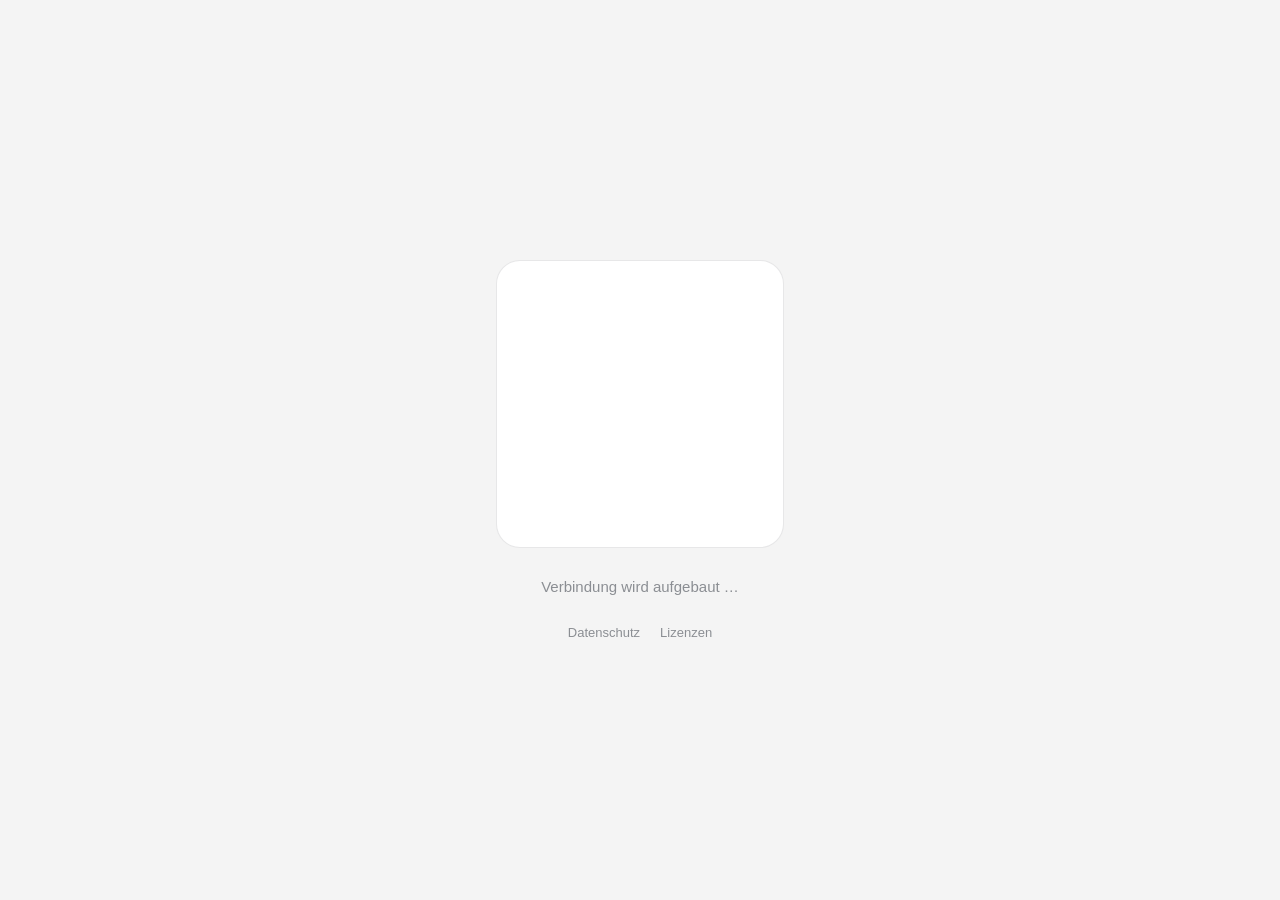
<file: index.html>
<!doctype html>
<html lang="en">
<head>
  <meta charset="utf-8">
  <meta name="viewport" content="width=device-width,initial-scale=1,maximum-scale=1,user-scalable=no">
  <meta name="referrer" content="no-referrer">
  <meta name="robots" content="noindex,nofollow,noarchive">
  <meta name="theme-color" content="#f4f4f4" media="(prefers-color-scheme: light)">
  <meta name="theme-color" content="#0e0f11" media="(prefers-color-scheme: dark)">
  <title>Screen Link</title>
  <link rel="stylesheet" href="connect.css">
</head>
<body>
  <main>
    <div id="qr" aria-label="Scan with Screen Link"></div>
    <div id="state" aria-live="polite"></div>
    <nav class="legal-links" aria-label="Rechtliche Hinweise">
      <a href="privacy.html">Datenschutz</a>
      <a href="licenses.html">Lizenzen</a>
    </nav>
  </main>
  <script src="assets/vendor/peerjs-1.5.5.min.js"></script>
  <script src="assets/vendor/qrcodejs-1.0.0.min.js"></script>
    <script src="connect.js?v=8"></script>
</body>
</html>
</file>
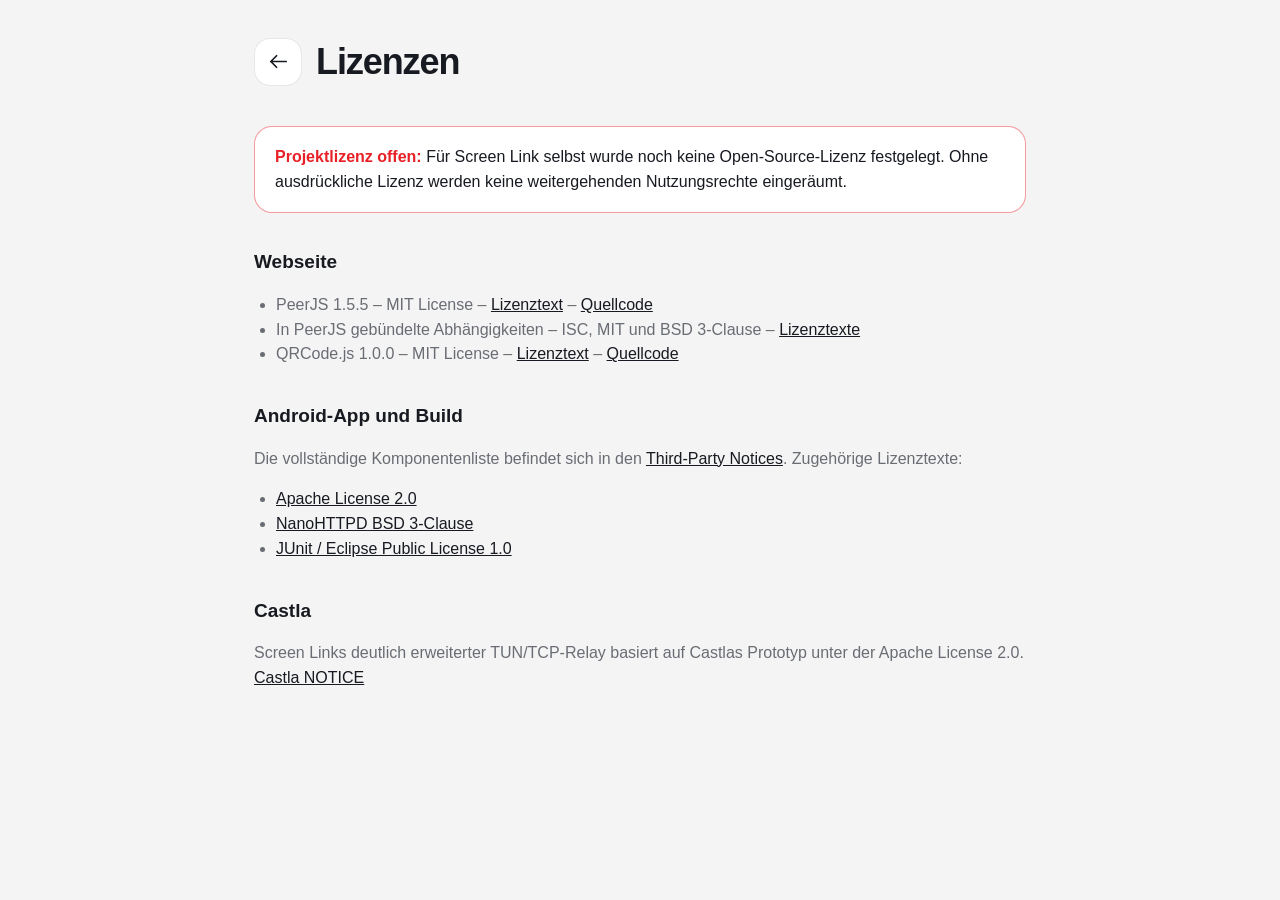
<file: licenses.html>
<!doctype html>
<html lang="de">
<head>
  <meta charset="utf-8">
  <meta name="viewport" content="width=device-width,initial-scale=1">
  <meta name="robots" content="noindex,nofollow,noarchive">
  <title>Lizenzen · Screen Link</title>
  <link rel="stylesheet" href="legal.css">
</head>
<body><main>
  <header><a class="back" href="index.html" aria-label="Zurück"><svg viewBox="0 0 24 24"><path d="m10 6-6 6 6 6M4 12h16"/></svg></a><h1>Lizenzen</h1></header>
  <div class="card warning"><strong>Projektlizenz offen:</strong> Für Screen Link selbst wurde noch keine Open-Source-Lizenz festgelegt. Ohne ausdrückliche Lizenz werden keine weitergehenden Nutzungsrechte eingeräumt.</div>
  <h2>Webseite</h2>
  <ul>
    <li>PeerJS 1.5.5 – MIT License – <a href="licenses/PeerJS-MIT.txt">Lizenztext</a> – <a href="https://github.com/peers/peerjs">Quellcode</a></li>
    <li>In PeerJS gebündelte Abhängigkeiten – ISC, MIT und BSD 3-Clause – <a href="licenses/PeerJS-BUNDLED-DEPENDENCIES.txt">Lizenztexte</a></li>
    <li>QRCode.js 1.0.0 – MIT License – <a href="licenses/QRCodejs-MIT.txt">Lizenztext</a> – <a href="https://github.com/davidshimjs/qrcodejs">Quellcode</a></li>
  </ul>
  <h2>Android-App und Build</h2>
  <p>Die vollständige Komponentenliste befindet sich in den <a href="THIRD_PARTY_NOTICES.md">Third-Party Notices</a>. Zugehörige Lizenztexte:</p>
  <ul>
    <li><a href="licenses/Apache-2.0.txt">Apache License 2.0</a></li>
    <li><a href="licenses/NanoHTTPD-BSD-3-Clause.txt">NanoHTTPD BSD 3-Clause</a></li>
    <li><a href="licenses/JUnit-EPL-1.0.txt">JUnit / Eclipse Public License 1.0</a></li>
  </ul>
  <h2>Castla</h2>
  <p>Screen Links deutlich erweiterter TUN/TCP-Relay basiert auf Castlas Prototyp unter der Apache License 2.0. <a href="licenses/Castla-NOTICE.txt">Castla NOTICE</a></p>
</main></body>
</html>
</file>
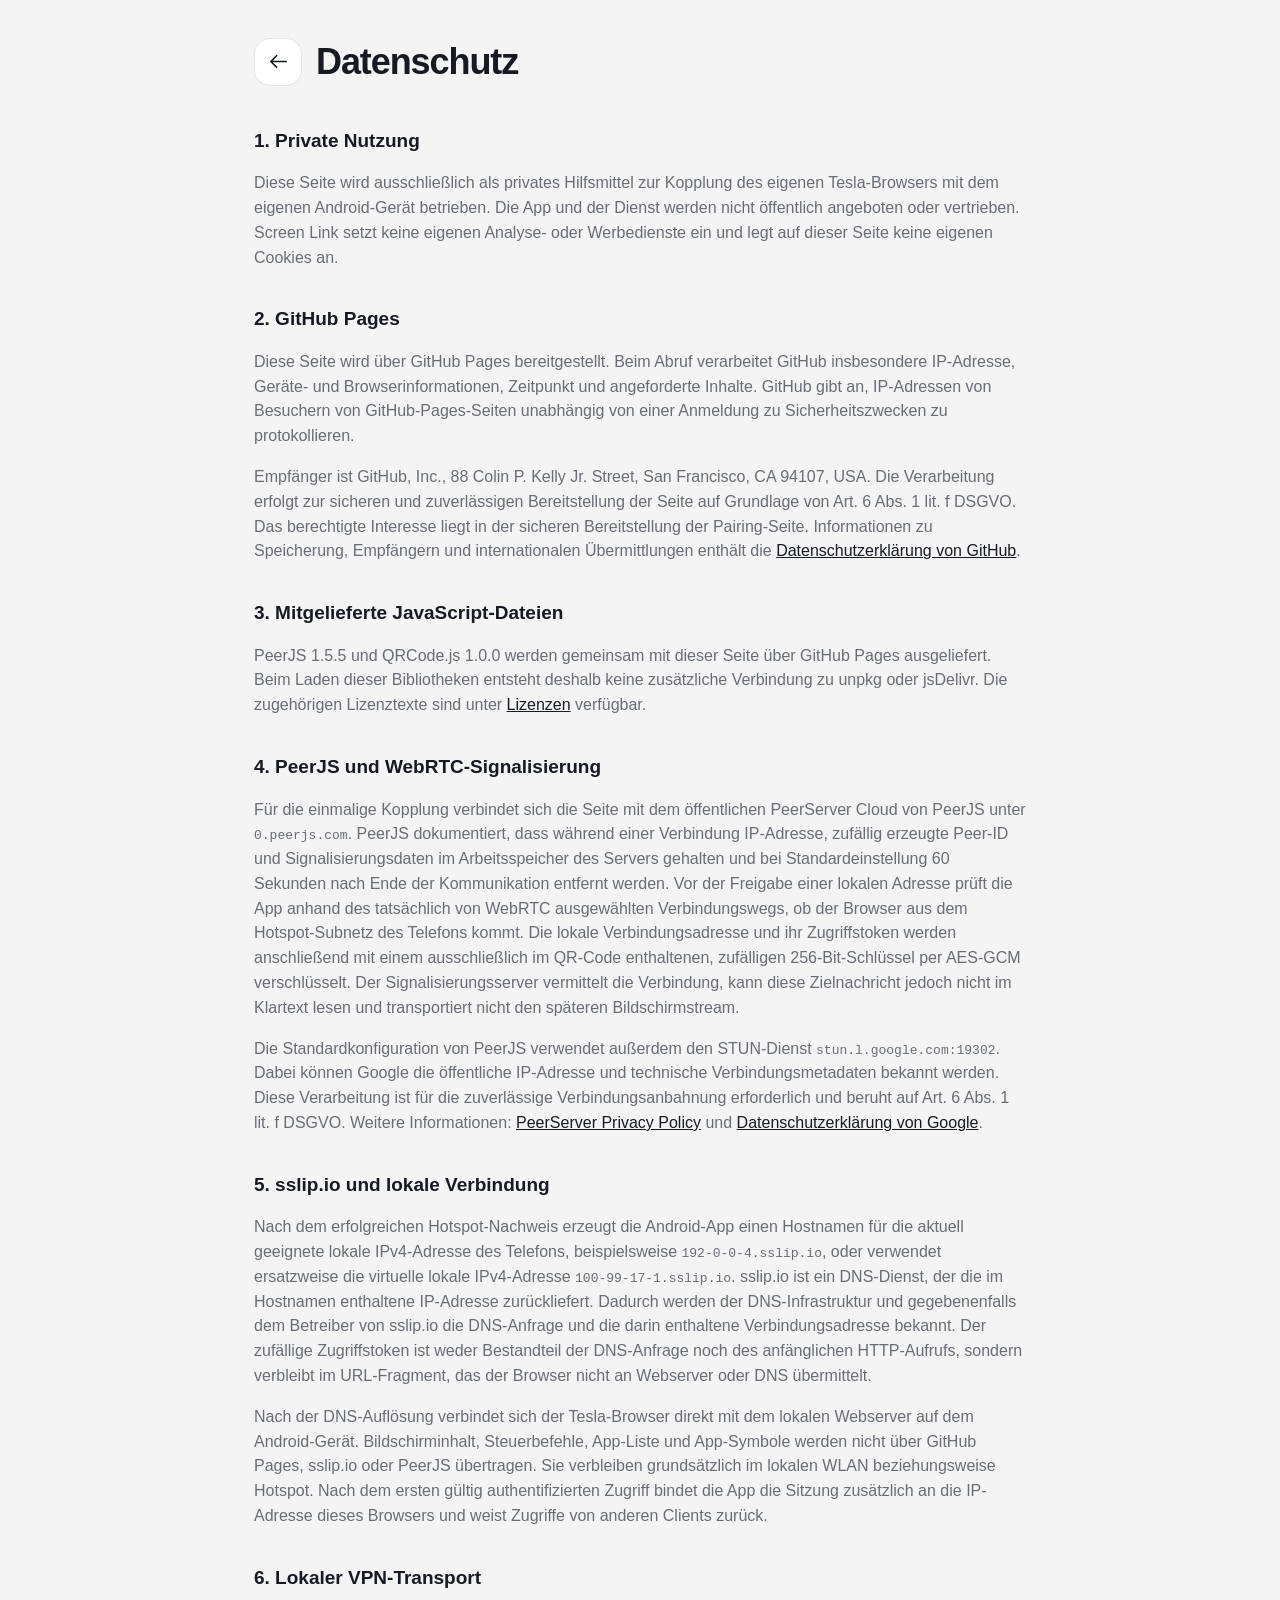
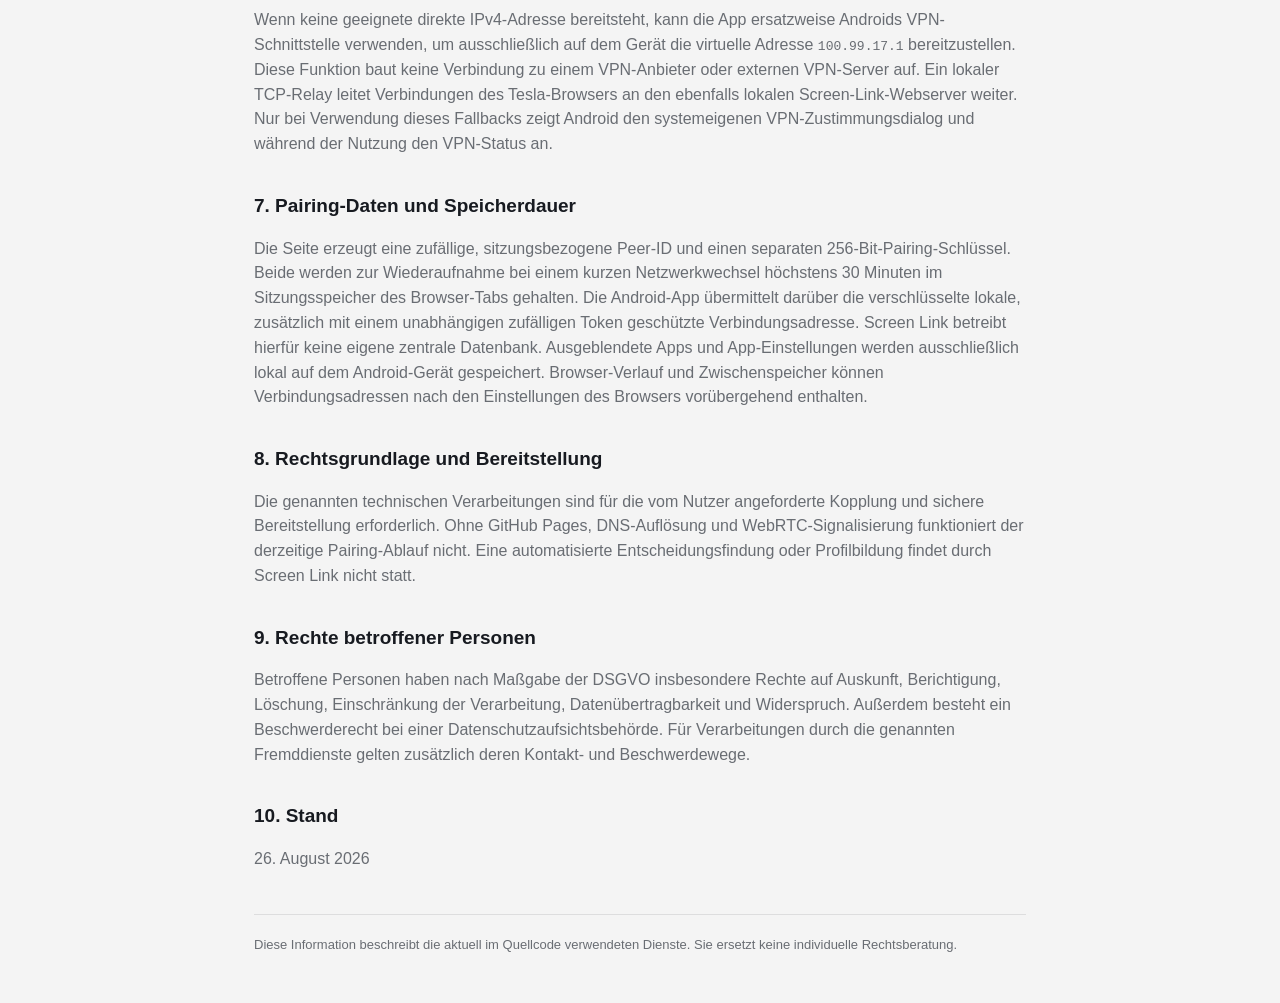
<file: privacy.html>
<!doctype html>
<html lang="de">
<head>
  <meta charset="utf-8">
  <meta name="viewport" content="width=device-width,initial-scale=1">
  <meta name="robots" content="noindex,nofollow,noarchive">
  <meta name="theme-color" content="#f4f4f4" media="(prefers-color-scheme: light)">
  <meta name="theme-color" content="#0e0f11" media="(prefers-color-scheme: dark)">
  <title>Datenschutz · Screen Link</title>
  <link rel="stylesheet" href="legal.css">
</head>
<body><main>
  <header><a class="back" href="index.html" aria-label="Zurück"><svg viewBox="0 0 24 24"><path d="m10 6-6 6 6 6M4 12h16"/></svg></a><h1>Datenschutz</h1></header>

  <h2>1. Private Nutzung</h2>
  <p>Diese Seite wird ausschließlich als privates Hilfsmittel zur Kopplung des eigenen Tesla-Browsers mit dem eigenen Android-Gerät betrieben. Die App und der Dienst werden nicht öffentlich angeboten oder vertrieben. Screen Link setzt keine eigenen Analyse- oder Werbedienste ein und legt auf dieser Seite keine eigenen Cookies an.</p>

  <h2>2. GitHub Pages</h2>
  <p>Diese Seite wird über GitHub Pages bereitgestellt. Beim Abruf verarbeitet GitHub insbesondere IP-Adresse, Geräte- und Browserinformationen, Zeitpunkt und angeforderte Inhalte. GitHub gibt an, IP-Adressen von Besuchern von GitHub-Pages-Seiten unabhängig von einer Anmeldung zu Sicherheitszwecken zu protokollieren.</p>
  <p>Empfänger ist GitHub, Inc., 88 Colin P. Kelly Jr. Street, San Francisco, CA 94107, USA. Die Verarbeitung erfolgt zur sicheren und zuverlässigen Bereitstellung der Seite auf Grundlage von Art. 6 Abs. 1 lit. f DSGVO. Das berechtigte Interesse liegt in der sicheren Bereitstellung der Pairing-Seite. Informationen zu Speicherung, Empfängern und internationalen Übermittlungen enthält die <a href="https://docs.github.com/en/site-policy/privacy-policies/github-general-privacy-statement">Datenschutzerklärung von GitHub</a>.</p>

  <h2>3. Mitgelieferte JavaScript-Dateien</h2>
  <p>PeerJS 1.5.5 und QRCode.js 1.0.0 werden gemeinsam mit dieser Seite über GitHub Pages ausgeliefert. Beim Laden dieser Bibliotheken entsteht deshalb keine zusätzliche Verbindung zu unpkg oder jsDelivr. Die zugehörigen Lizenztexte sind unter <a href="licenses.html">Lizenzen</a> verfügbar.</p>

  <h2>4. PeerJS und WebRTC-Signalisierung</h2>
  <p>Für die einmalige Kopplung verbindet sich die Seite mit dem öffentlichen PeerServer Cloud von PeerJS unter <code>0.peerjs.com</code>. PeerJS dokumentiert, dass während einer Verbindung IP-Adresse, zufällig erzeugte Peer-ID und Signalisierungsdaten im Arbeitsspeicher des Servers gehalten und bei Standardeinstellung 60 Sekunden nach Ende der Kommunikation entfernt werden. Vor der Freigabe einer lokalen Adresse prüft die App anhand des tatsächlich von WebRTC ausgewählten Verbindungswegs, ob der Browser aus dem Hotspot-Subnetz des Telefons kommt. Die lokale Verbindungsadresse und ihr Zugriffstoken werden anschließend mit einem ausschließlich im QR-Code enthaltenen, zufälligen 256-Bit-Schlüssel per AES-GCM verschlüsselt. Der Signalisierungsserver vermittelt die Verbindung, kann diese Zielnachricht jedoch nicht im Klartext lesen und transportiert nicht den späteren Bildschirmstream.</p>
  <p>Die Standardkonfiguration von PeerJS verwendet außerdem den STUN-Dienst <code>stun.l.google.com:19302</code>. Dabei können Google die öffentliche IP-Adresse und technische Verbindungsmetadaten bekannt werden. Diese Verarbeitung ist für die zuverlässige Verbindungsanbahnung erforderlich und beruht auf Art. 6 Abs. 1 lit. f DSGVO. Weitere Informationen: <a href="https://github.com/peers/peerjs-server/blob/master/PRIVACY.md">PeerServer Privacy Policy</a> und <a href="https://policies.google.com/privacy">Datenschutzerklärung von Google</a>.</p>

  <h2>5. sslip.io und lokale Verbindung</h2>
  <p>Nach dem erfolgreichen Hotspot-Nachweis erzeugt die Android-App einen Hostnamen für die aktuell geeignete lokale IPv4-Adresse des Telefons, beispielsweise <code>192-0-0-4.sslip.io</code>, oder verwendet ersatzweise die virtuelle lokale IPv4-Adresse <code>100-99-17-1.sslip.io</code>. sslip.io ist ein DNS-Dienst, der die im Hostnamen enthaltene IP-Adresse zurückliefert. Dadurch werden der DNS-Infrastruktur und gegebenenfalls dem Betreiber von sslip.io die DNS-Anfrage und die darin enthaltene Verbindungsadresse bekannt. Der zufällige Zugriffstoken ist weder Bestandteil der DNS-Anfrage noch des anfänglichen HTTP-Aufrufs, sondern verbleibt im URL-Fragment, das der Browser nicht an Webserver oder DNS übermittelt.</p>
  <p>Nach der DNS-Auflösung verbindet sich der Tesla-Browser direkt mit dem lokalen Webserver auf dem Android-Gerät. Bildschirminhalt, Steuerbefehle, App-Liste und App-Symbole werden nicht über GitHub Pages, sslip.io oder PeerJS übertragen. Sie verbleiben grundsätzlich im lokalen WLAN beziehungsweise Hotspot. Nach dem ersten gültig authentifizierten Zugriff bindet die App die Sitzung zusätzlich an die IP-Adresse dieses Browsers und weist Zugriffe von anderen Clients zurück.</p>

  <h2>6. Lokaler VPN-Transport</h2>
  <p>Wenn keine geeignete direkte IPv4-Adresse bereitsteht, kann die App ersatzweise Androids VPN-Schnittstelle verwenden, um ausschließlich auf dem Gerät die virtuelle Adresse <code>100.99.17.1</code> bereitzustellen. Diese Funktion baut keine Verbindung zu einem VPN-Anbieter oder externen VPN-Server auf. Ein lokaler TCP-Relay leitet Verbindungen des Tesla-Browsers an den ebenfalls lokalen Screen-Link-Webserver weiter. Nur bei Verwendung dieses Fallbacks zeigt Android den systemeigenen VPN-Zustimmungsdialog und während der Nutzung den VPN-Status an.</p>

  <h2>7. Pairing-Daten und Speicherdauer</h2>
  <p>Die Seite erzeugt eine zufällige, sitzungsbezogene Peer-ID und einen separaten 256-Bit-Pairing-Schlüssel. Beide werden zur Wiederaufnahme bei einem kurzen Netzwerkwechsel höchstens 30 Minuten im Sitzungsspeicher des Browser-Tabs gehalten. Die Android-App übermittelt darüber die verschlüsselte lokale, zusätzlich mit einem unabhängigen zufälligen Token geschützte Verbindungsadresse. Screen Link betreibt hierfür keine eigene zentrale Datenbank. Ausgeblendete Apps und App-Einstellungen werden ausschließlich lokal auf dem Android-Gerät gespeichert. Browser-Verlauf und Zwischenspeicher können Verbindungsadressen nach den Einstellungen des Browsers vorübergehend enthalten.</p>

  <h2>8. Rechtsgrundlage und Bereitstellung</h2>
  <p>Die genannten technischen Verarbeitungen sind für die vom Nutzer angeforderte Kopplung und sichere Bereitstellung erforderlich. Ohne GitHub Pages, DNS-Auflösung und WebRTC-Signalisierung funktioniert der derzeitige Pairing-Ablauf nicht. Eine automatisierte Entscheidungsfindung oder Profilbildung findet durch Screen Link nicht statt.</p>

  <h2>9. Rechte betroffener Personen</h2>
  <p>Betroffene Personen haben nach Maßgabe der DSGVO insbesondere Rechte auf Auskunft, Berichtigung, Löschung, Einschränkung der Verarbeitung, Datenübertragbarkeit und Widerspruch. Außerdem besteht ein Beschwerderecht bei einer Datenschutzaufsichtsbehörde. Für Verarbeitungen durch die genannten Fremddienste gelten zusätzlich deren Kontakt- und Beschwerdewege.</p>

  <h2>10. Stand</h2><p>26. August 2026</p>
  <footer>Diese Information beschreibt die aktuell im Quellcode verwendeten Dienste. Sie ersetzt keine individuelle Rechtsberatung.</footer>
</main></body>
</html>
</file>
<file: connect.css>
:root { color-scheme:light dark; --bg:#f4f4f4; --surface:#fff; --text:#171a20; --muted:#8b8e93; --line:rgba(23,26,32,.1); --accent:#e82127; }
@media (prefers-color-scheme:dark) { :root { --bg:#0e0f11; --surface:#1c1e21; --text:#f4f4f4; --muted:#777b80; --line:rgba(255,255,255,.1); } }
* { box-sizing:border-box; -webkit-tap-highlight-color:transparent; }
html,body { margin:0; width:100%; height:100%; }
body { background:var(--bg); color:var(--text); font-family:-apple-system,BlinkMacSystemFont,"Segoe UI",sans-serif; }
main { min-height:100%; display:flex; flex-direction:column; justify-content:center; align-items:center; gap:28px; padding:max(32px,env(safe-area-inset-top,0px)) max(32px,env(safe-area-inset-right,0px)) max(32px,env(safe-area-inset-bottom,0px)) max(32px,env(safe-area-inset-left,0px)); }
#qr { width:288px; height:288px; padding:16px; border-radius:24px; background:#fff; border:1px solid var(--line); }
#qr img,#qr canvas { width:256px!important; height:256px!important; display:block; }
#state { min-height:1.4em; max-width:32ch; text-align:center; color:var(--muted); font-size:15px; line-height:1.4; }
#state.error,#state.retry { color:var(--accent); }
.legal-links { display:flex; flex-wrap:wrap; justify-content:center; gap:10px 20px; }
.legal-links a { color:var(--muted); font-size:13px; text-decoration:none; }
.legal-links a:focus-visible,.legal-links a:hover { color:var(--text); }
</file>
<file: legal.css>
:root { color-scheme:light dark; --bg:#f4f4f4; --surface:#fff; --text:#171a20; --muted:#696d73; --line:rgba(23,26,32,.1); --accent:#e82127; }
@media (prefers-color-scheme:dark) { :root { --bg:#0e0f11; --surface:#1c1e21; --text:#f4f4f4; --muted:#a0a3a8; --line:rgba(255,255,255,.1); } }
* { box-sizing:border-box; }
html { background:var(--bg); color:var(--text); font-family:-apple-system,BlinkMacSystemFont,"Segoe UI",sans-serif; line-height:1.55; }
body { margin:0; }
main { width:min(820px,100%); margin:0 auto; padding:max(34px,env(safe-area-inset-top,0px)) max(24px,env(safe-area-inset-right,0px)) max(48px,env(safe-area-inset-bottom,0px)) max(24px,env(safe-area-inset-left,0px)); }
header { display:flex; align-items:center; gap:14px; margin-bottom:36px; }
.back { width:48px; height:48px; flex:0 0 auto; display:grid; place-items:center; border:1px solid var(--line); border-radius:16px; background:var(--surface); color:var(--text); text-decoration:none; }
.back svg { width:23px; fill:none; stroke:currentColor; stroke-width:1.8; stroke-linecap:round; stroke-linejoin:round; }
h1 { margin:0; font-size:clamp(25px,4vw,36px); letter-spacing:-.03em; }
h2 { margin:34px 0 10px; font-size:19px; }
h3 { margin:22px 0 8px; font-size:16px; }
p,li { color:var(--muted); }
a { color:var(--text); }
ul { padding-left:22px; }
.card { margin:18px 0; padding:18px 20px; border:1px solid var(--line); border-radius:18px; background:var(--surface); }
.warning { border-color:rgba(232,33,39,.45); }
.warning strong { color:var(--accent); }
code { overflow-wrap:anywhere; }
footer { margin-top:42px; padding-top:20px; border-top:1px solid var(--line); color:var(--muted); font-size:13px; }
</file>
